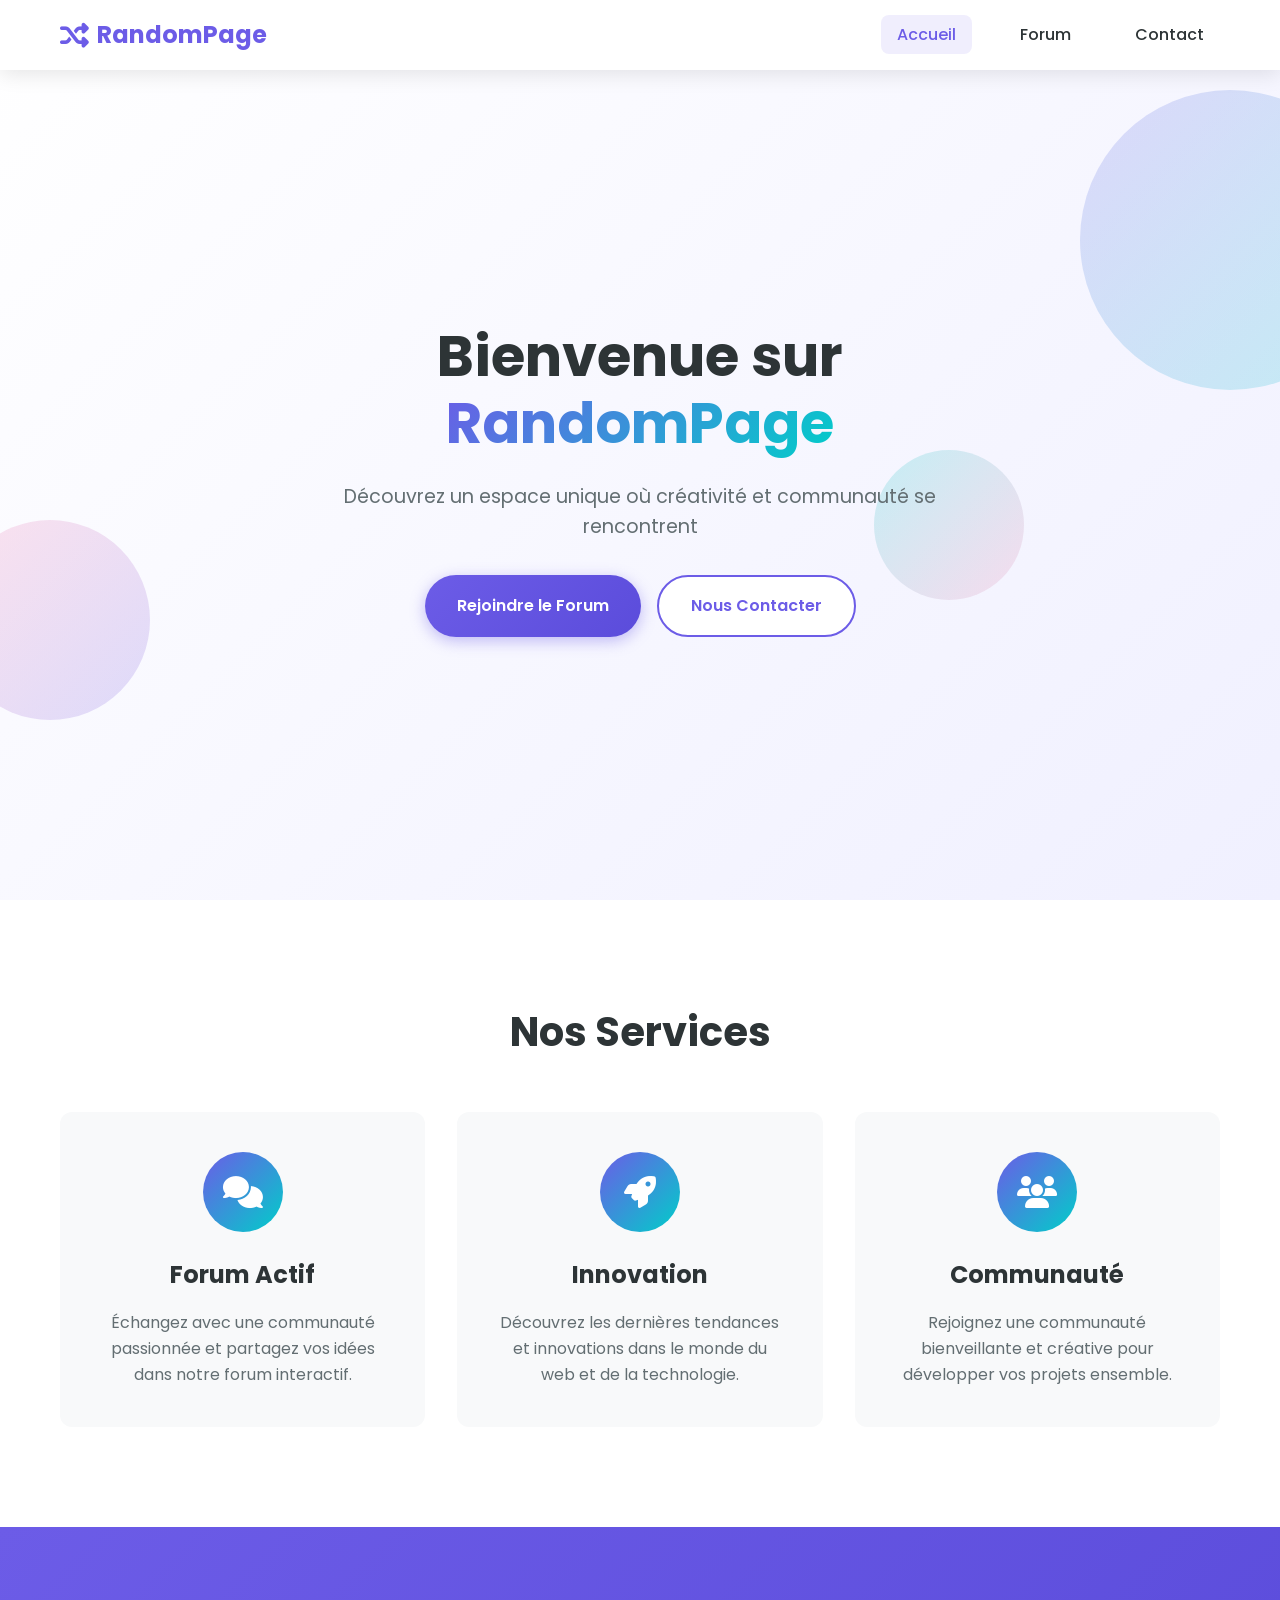
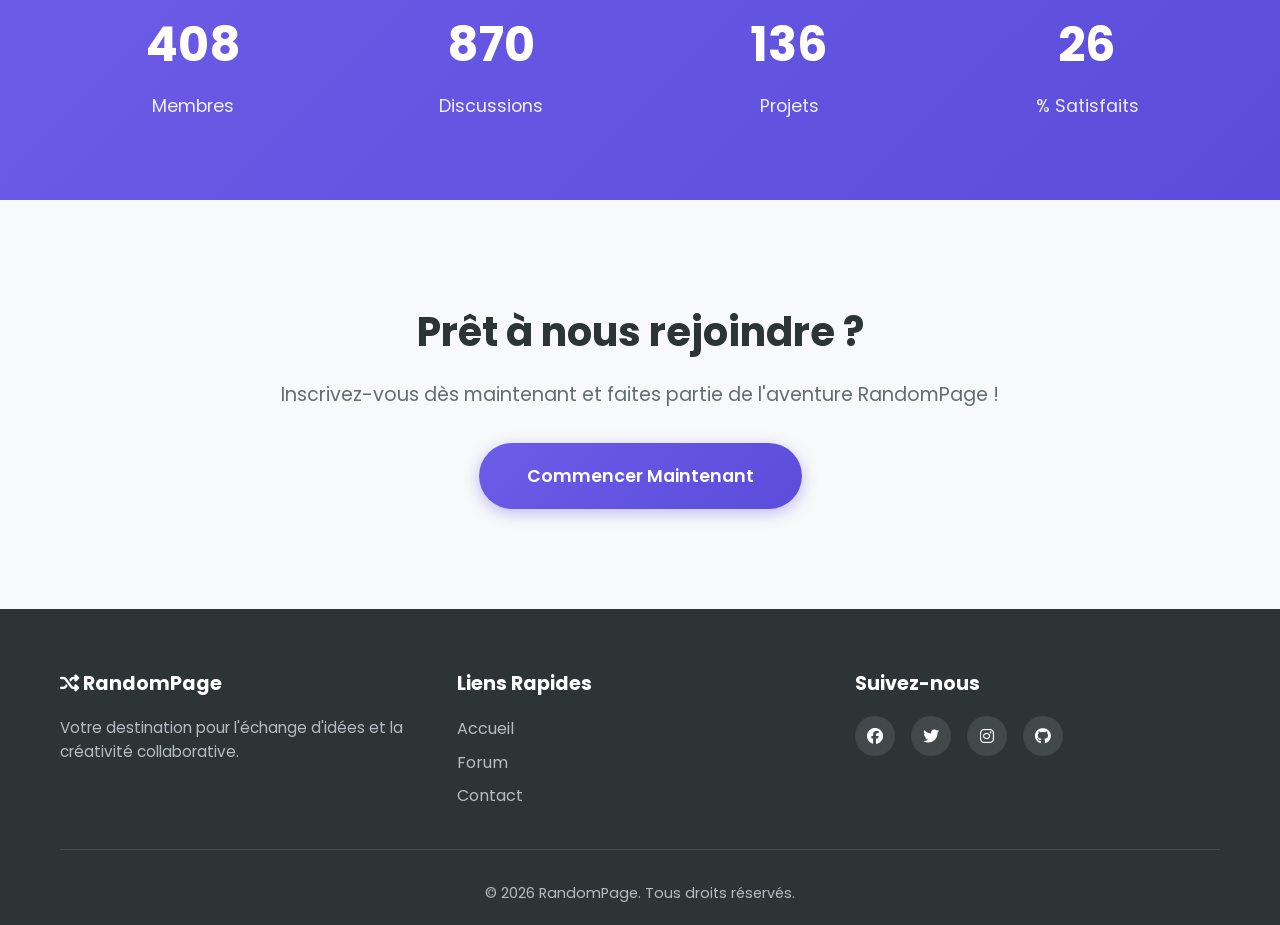
<file: index.html>
<!DOCTYPE html>
<html lang="fr">
<head>
    <meta charset="UTF-8">
    <meta name="viewport" content="width=device-width, initial-scale=1.0">
    <title>RandomPage - Accueil</title>
    <link rel="stylesheet" href="css/style.css">
    <link href="https://fonts.googleapis.com/css2?family=Poppins:wght@300;400;500;600;700&display=swap" rel="stylesheet">
    <link rel="stylesheet" href="https://cdnjs.cloudflare.com/ajax/libs/font-awesome/6.4.0/css/all.min.css">
</head>
<body>
    <!-- Navigation -->
    <nav class="navbar">
        <div class="nav-container">
            <a href="index.html" class="logo">
                <i class="fas fa-random"></i> RandomPage
            </a>
            <button class="nav-toggle" aria-label="toggle navigation">
                <i class="fas fa-bars"></i>
            </button>
            <ul class="nav-menu">
                <li><a href="index.html" class="nav-link active">Accueil</a></li>
                <li><a href="forum.html" class="nav-link">Forum</a></li>
                <li><a href="contact.html" class="nav-link">Contact</a></li>
            </ul>
        </div>
    </nav>

    <!-- Hero Section -->
    <header class="hero">
        <div class="hero-content">
            <h1 class="hero-title">Bienvenue sur <span class="highlight">RandomPage</span></h1>
            <p class="hero-subtitle">Découvrez un espace unique où créativité et communauté se rencontrent</p>
            <div class="hero-buttons">
                <a href="forum.html" class="btn btn-primary">Rejoindre le Forum</a>
                <a href="contact.html" class="btn btn-secondary">Nous Contacter</a>
            </div>
        </div>
        <div class="hero-image">
            <div class="floating-shapes">
                <div class="shape shape-1"></div>
                <div class="shape shape-2"></div>
                <div class="shape shape-3"></div>
            </div>
        </div>
    </header>

    <!-- Features Section -->
    <section class="features" id="features">
        <div class="container">
            <h2 class="section-title">Nos Services</h2>
            <div class="features-grid">
                <div class="feature-card">
                    <div class="feature-icon">
                        <i class="fas fa-comments"></i>
                    </div>
                    <h3>Forum Actif</h3>
                    <p>Échangez avec une communauté passionnée et partagez vos idées dans notre forum interactif.</p>
                </div>
                <div class="feature-card">
                    <div class="feature-icon">
                        <i class="fas fa-rocket"></i>
                    </div>
                    <h3>Innovation</h3>
                    <p>Découvrez les dernières tendances et innovations dans le monde du web et de la technologie.</p>
                </div>
                <div class="feature-card">
                    <div class="feature-icon">
                        <i class="fas fa-users"></i>
                    </div>
                    <h3>Communauté</h3>
                    <p>Rejoignez une communauté bienveillante et créative pour développer vos projets ensemble.</p>
                </div>
            </div>
        </div>
    </section>

    <!-- Stats Section -->
    <section class="stats">
        <div class="container">
            <div class="stats-grid">
                <div class="stat-item">
                    <span class="stat-number" data-target="1500">0</span>
                    <span class="stat-label">Membres</span>
                </div>
                <div class="stat-item">
                    <span class="stat-number" data-target="3200">0</span>
                    <span class="stat-label">Discussions</span>
                </div>
                <div class="stat-item">
                    <span class="stat-number" data-target="500">0</span>
                    <span class="stat-label">Projets</span>
                </div>
                <div class="stat-item">
                    <span class="stat-number" data-target="98">0</span>
                    <span class="stat-label">% Satisfaits</span>
                </div>
            </div>
        </div>
    </section>

    <!-- CTA Section -->
    <section class="cta">
        <div class="container">
            <h2>Prêt à nous rejoindre ?</h2>
            <p>Inscrivez-vous dès maintenant et faites partie de l'aventure RandomPage !</p>
            <a href="forum.html" class="btn btn-primary btn-large">Commencer Maintenant</a>
        </div>
    </section>

    <!-- Footer -->
    <footer class="footer">
        <div class="container">
            <div class="footer-grid">
                <div class="footer-section">
                    <h4><i class="fas fa-random"></i> RandomPage</h4>
                    <p>Votre destination pour l'échange d'idées et la créativité collaborative.</p>
                </div>
                <div class="footer-section">
                    <h4>Liens Rapides</h4>
                    <ul>
                        <li><a href="index.html">Accueil</a></li>
                        <li><a href="forum.html">Forum</a></li>
                        <li><a href="contact.html">Contact</a></li>
                    </ul>
                </div>
                <div class="footer-section">
                    <h4>Suivez-nous</h4>
                    <div class="social-links">
                        <a href="#"><i class="fab fa-facebook"></i></a>
                        <a href="#"><i class="fab fa-twitter"></i></a>
                        <a href="#"><i class="fab fa-instagram"></i></a>
                        <a href="#"><i class="fab fa-github"></i></a>
                    </div>
                </div>
            </div>
            <div class="footer-bottom">
                <p>&copy; 2026 RandomPage. Tous droits réservés.</p>
            </div>
        </div>
    </footer>

    <script src="js/main.js"></script>
</body>
</html>
</file>
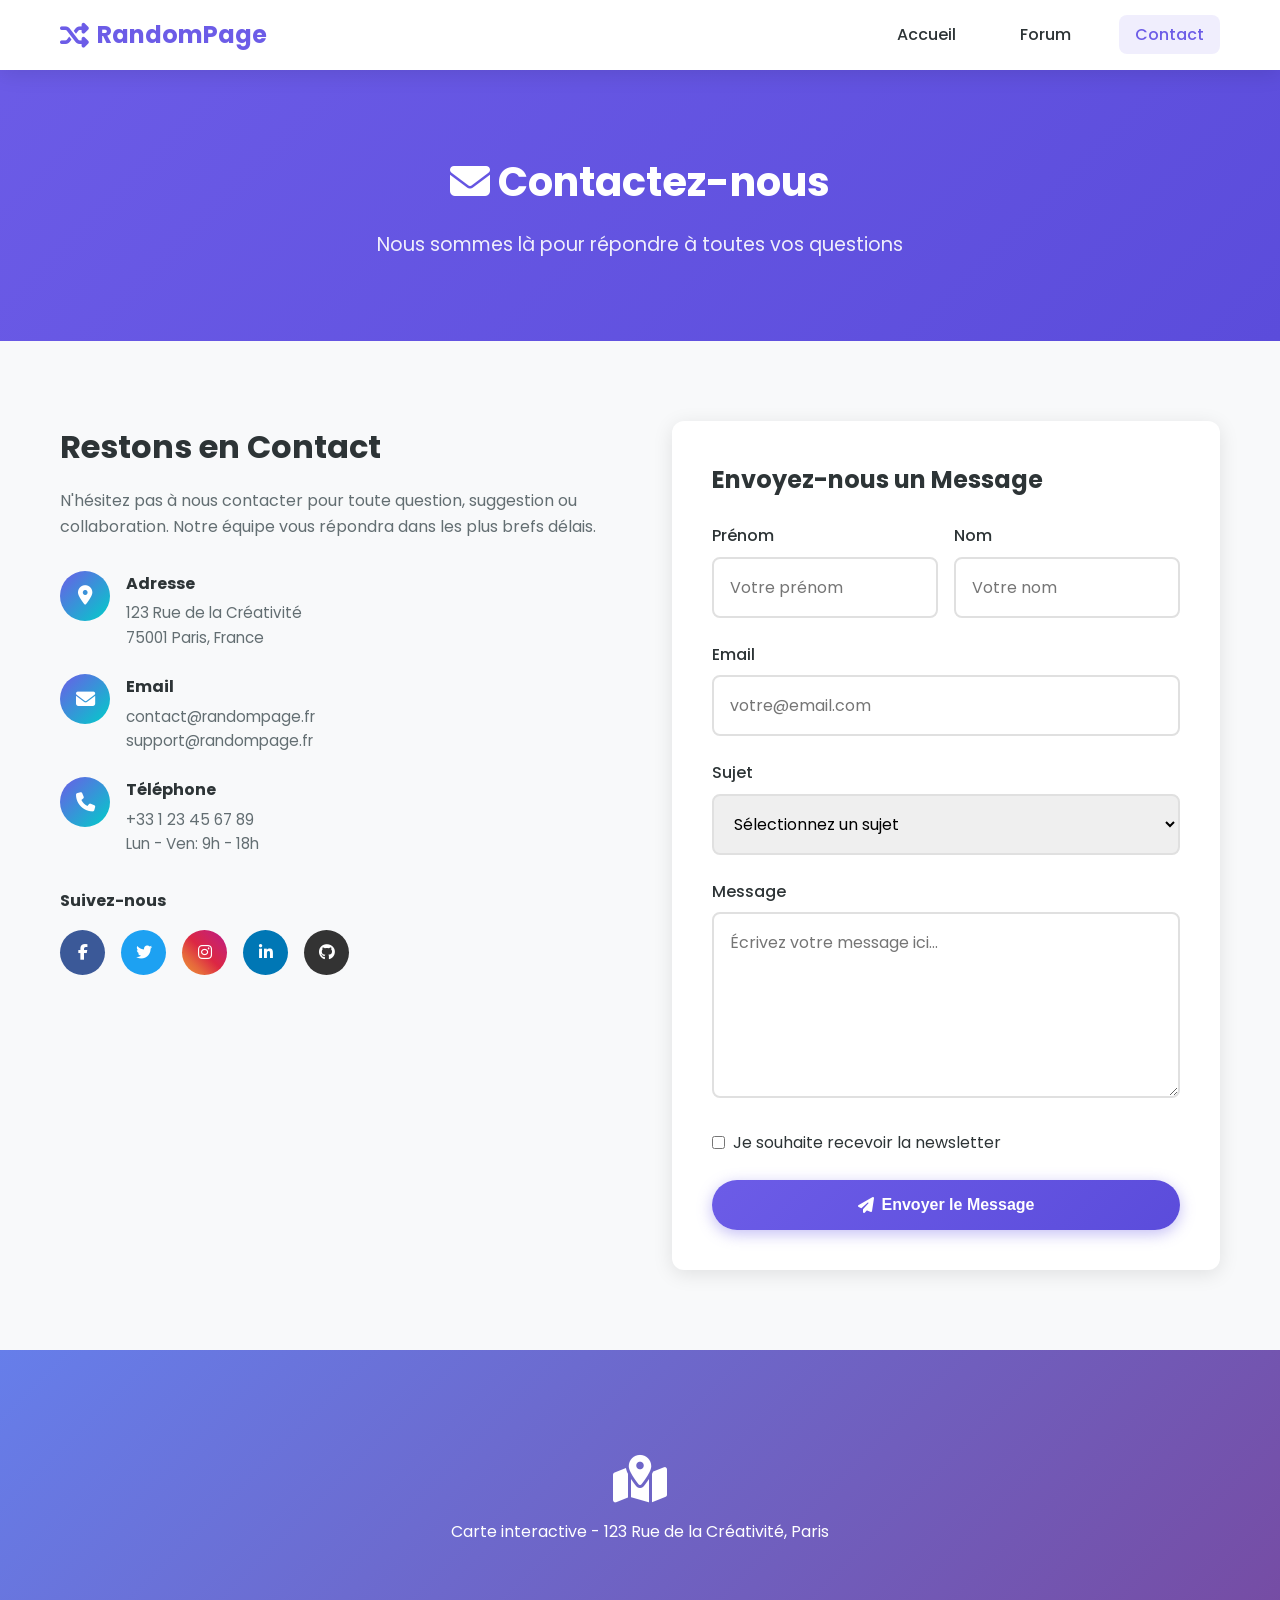
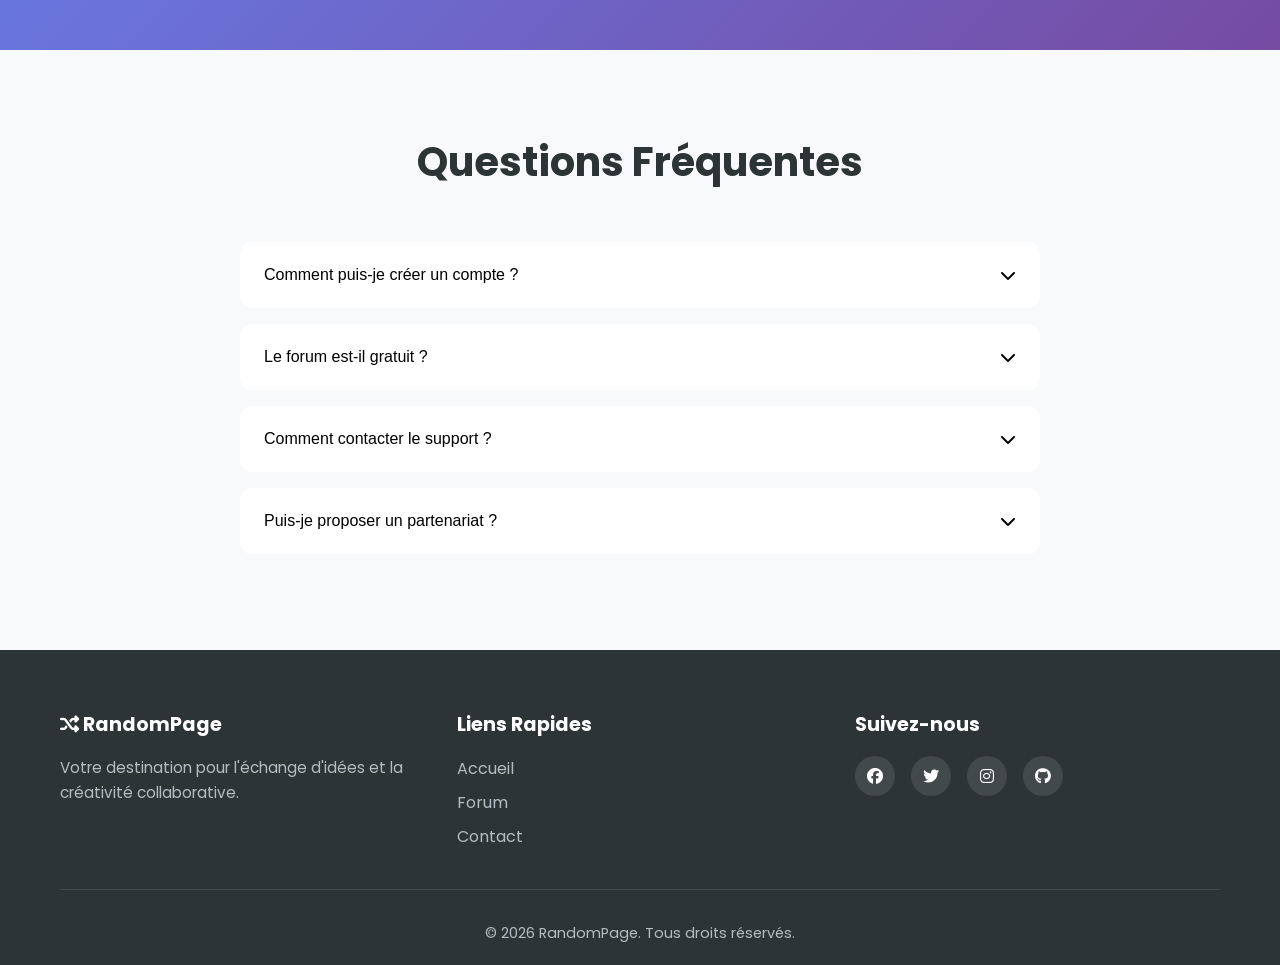
<file: contact.html>
<!DOCTYPE html>
<html lang="fr">
<head>
    <meta charset="UTF-8">
    <meta name="viewport" content="width=device-width, initial-scale=1.0">
    <title>RandomPage - Contact</title>
    <link rel="stylesheet" href="css/style.css">
    <link href="https://fonts.googleapis.com/css2?family=Poppins:wght@300;400;500;600;700&display=swap" rel="stylesheet">
    <link rel="stylesheet" href="https://cdnjs.cloudflare.com/ajax/libs/font-awesome/6.4.0/css/all.min.css">
</head>
<body>
    <!-- Navigation -->
    <nav class="navbar">
        <div class="nav-container">
            <a href="index.html" class="logo">
                <i class="fas fa-random"></i> RandomPage
            </a>
            <button class="nav-toggle" aria-label="toggle navigation">
                <i class="fas fa-bars"></i>
            </button>
            <ul class="nav-menu">
                <li><a href="index.html" class="nav-link">Accueil</a></li>
                <li><a href="forum.html" class="nav-link">Forum</a></li>
                <li><a href="contact.html" class="nav-link active">Contact</a></li>
            </ul>
        </div>
    </nav>

    <!-- Page Header -->
    <section class="page-header">
        <h1><i class="fas fa-envelope"></i> Contactez-nous</h1>
        <p>Nous sommes là pour répondre à toutes vos questions</p>
    </section>

    <!-- Contact Section -->
    <section class="contact-section">
        <div class="container">
            <div class="contact-grid">
                <!-- Contact Info -->
                <div class="contact-info">
                    <h2>Restons en Contact</h2>
                    <p>N'hésitez pas à nous contacter pour toute question, suggestion ou collaboration. Notre équipe vous répondra dans les plus brefs délais.</p>
                    
                    <div class="info-cards">
                        <div class="info-card">
                            <div class="info-icon">
                                <i class="fas fa-map-marker-alt"></i>
                            </div>
                            <div class="info-content">
                                <h4>Adresse</h4>
                                <p>123 Rue de la Créativité<br>75001 Paris, France</p>
                            </div>
                        </div>
                        
                        <div class="info-card">
                            <div class="info-icon">
                                <i class="fas fa-envelope"></i>
                            </div>
                            <div class="info-content">
                                <h4>Email</h4>
                                <p>contact@randompage.fr<br>support@randompage.fr</p>
                            </div>
                        </div>
                        
                        <div class="info-card">
                            <div class="info-icon">
                                <i class="fas fa-phone"></i>
                            </div>
                            <div class="info-content">
                                <h4>Téléphone</h4>
                                <p>+33 1 23 45 67 89<br>Lun - Ven: 9h - 18h</p>
                            </div>
                        </div>
                    </div>

                    <div class="social-section">
                        <h4>Suivez-nous</h4>
                        <div class="social-links-large">
                            <a href="#" class="social-btn facebook"><i class="fab fa-facebook-f"></i></a>
                            <a href="#" class="social-btn twitter"><i class="fab fa-twitter"></i></a>
                            <a href="#" class="social-btn instagram"><i class="fab fa-instagram"></i></a>
                            <a href="#" class="social-btn linkedin"><i class="fab fa-linkedin-in"></i></a>
                            <a href="#" class="social-btn github"><i class="fab fa-github"></i></a>
                        </div>
                    </div>
                </div>

                <!-- Contact Form -->
                <div class="contact-form-wrapper">
                    <form class="contact-form" id="contactForm">
                        <h2>Envoyez-nous un Message</h2>
                        
                        <div class="form-row">
                            <div class="form-group">
                                <label for="firstName">Prénom</label>
                                <input type="text" id="firstName" name="firstName" required placeholder="Votre prénom">
                            </div>
                            <div class="form-group">
                                <label for="lastName">Nom</label>
                                <input type="text" id="lastName" name="lastName" required placeholder="Votre nom">
                            </div>
                        </div>
                        
                        <div class="form-group">
                            <label for="email">Email</label>
                            <input type="email" id="email" name="email" required placeholder="votre@email.com">
                        </div>
                        
                        <div class="form-group">
                            <label for="subject">Sujet</label>
                            <select id="subject" name="subject" required>
                                <option value="">Sélectionnez un sujet</option>
                                <option value="general">Question générale</option>
                                <option value="support">Support technique</option>
                                <option value="partnership">Partenariat</option>
                                <option value="feedback">Feedback</option>
                                <option value="other">Autre</option>
                            </select>
                        </div>
                        
                        <div class="form-group">
                            <label for="message">Message</label>
                            <textarea id="message" name="message" rows="6" required placeholder="Écrivez votre message ici..."></textarea>
                        </div>
                        
                        <div class="form-group checkbox-group">
                            <input type="checkbox" id="newsletter" name="newsletter">
                            <label for="newsletter">Je souhaite recevoir la newsletter</label>
                        </div>
                        
                        <button type="submit" class="btn btn-primary btn-full">
                            <i class="fas fa-paper-plane"></i> Envoyer le Message
                        </button>
                    </form>
                </div>
            </div>
        </div>
    </section>

    <!-- Map Section -->
    <section class="map-section">
        <div class="map-placeholder">
            <div class="map-overlay">
                <i class="fas fa-map-marked-alt"></i>
                <p>Carte interactive - 123 Rue de la Créativité, Paris</p>
            </div>
        </div>
    </section>

    <!-- FAQ Section -->
    <section class="faq-section">
        <div class="container">
            <h2 class="section-title">Questions Fréquentes</h2>
            <div class="faq-grid">
                <div class="faq-item">
                    <button class="faq-question">
                        <span>Comment puis-je créer un compte ?</span>
                        <i class="fas fa-chevron-down"></i>
                    </button>
                    <div class="faq-answer">
                        <p>Pour créer un compte, cliquez sur le bouton "Rejoindre le Forum" sur notre page d'accueil. Remplissez le formulaire d'inscription avec vos informations et validez votre email.</p>
                    </div>
                </div>
                
                <div class="faq-item">
                    <button class="faq-question">
                        <span>Le forum est-il gratuit ?</span>
                        <i class="fas fa-chevron-down"></i>
                    </button>
                    <div class="faq-answer">
                        <p>Oui, l'accès au forum est entièrement gratuit ! Vous pouvez participer aux discussions, poser des questions et partager vos connaissances sans aucun frais.</p>
                    </div>
                </div>
                
                <div class="faq-item">
                    <button class="faq-question">
                        <span>Comment contacter le support ?</span>
                        <i class="fas fa-chevron-down"></i>
                    </button>
                    <div class="faq-answer">
                        <p>Vous pouvez nous contacter via le formulaire ci-dessus, par email à support@randompage.fr, ou par téléphone au +33 1 23 45 67 89 du lundi au vendredi.</p>
                    </div>
                </div>
                
                <div class="faq-item">
                    <button class="faq-question">
                        <span>Puis-je proposer un partenariat ?</span>
                        <i class="fas fa-chevron-down"></i>
                    </button>
                    <div class="faq-answer">
                        <p>Absolument ! Nous sommes ouverts aux collaborations. Sélectionnez "Partenariat" dans le formulaire de contact et décrivez votre projet. Nous reviendrons vers vous rapidement.</p>
                    </div>
                </div>
            </div>
        </div>
    </section>

    <!-- Footer -->
    <footer class="footer">
        <div class="container">
            <div class="footer-grid">
                <div class="footer-section">
                    <h4><i class="fas fa-random"></i> RandomPage</h4>
                    <p>Votre destination pour l'échange d'idées et la créativité collaborative.</p>
                </div>
                <div class="footer-section">
                    <h4>Liens Rapides</h4>
                    <ul>
                        <li><a href="index.html">Accueil</a></li>
                        <li><a href="forum.html">Forum</a></li>
                        <li><a href="contact.html">Contact</a></li>
                    </ul>
                </div>
                <div class="footer-section">
                    <h4>Suivez-nous</h4>
                    <div class="social-links">
                        <a href="#"><i class="fab fa-facebook"></i></a>
                        <a href="#"><i class="fab fa-twitter"></i></a>
                        <a href="#"><i class="fab fa-instagram"></i></a>
                        <a href="#"><i class="fab fa-github"></i></a>
                    </div>
                </div>
            </div>
            <div class="footer-bottom">
                <p>&copy; 2026 RandomPage. Tous droits réservés.</p>
            </div>
        </div>
    </footer>

    <script src="js/main.js"></script>
</body>
</html>
</file>
<file: css/style.css>
/* ================================
   CSS Variables & Reset
================================ */
:root {
    --primary-color: #6c5ce7;
    --primary-dark: #5b4cdb;
    --secondary-color: #00cec9;
    --accent-color: #fd79a8;
    --dark-color: #2d3436;
    --light-color: #f8f9fa;
    --gray-color: #636e72;
    --white: #ffffff;
    --shadow: 0 4px 20px rgba(0, 0, 0, 0.1);
    --shadow-hover: 0 8px 30px rgba(0, 0, 0, 0.15);
    --transition: all 0.3s ease;
    --border-radius: 12px;
}

* {
    margin: 0;
    padding: 0;
    box-sizing: border-box;
}

html {
    scroll-behavior: smooth;
}

body {
    font-family: 'Poppins', sans-serif;
    background-color: var(--light-color);
    color: var(--dark-color);
    line-height: 1.6;
}

a {
    text-decoration: none;
    color: inherit;
}

ul {
    list-style: none;
}

img {
    max-width: 100%;
}

.container {
    max-width: 1200px;
    margin: 0 auto;
    padding: 0 20px;
}

/* ================================
   Navigation
================================ */
.navbar {
    position: fixed;
    top: 0;
    left: 0;
    right: 0;
    background: var(--white);
    box-shadow: var(--shadow);
    z-index: 1000;
    padding: 1rem 0;
}

.nav-container {
    max-width: 1200px;
    margin: 0 auto;
    padding: 0 20px;
    display: flex;
    justify-content: space-between;
    align-items: center;
}

.logo {
    font-size: 1.5rem;
    font-weight: 700;
    color: var(--primary-color);
    display: flex;
    align-items: center;
    gap: 0.5rem;
}

.logo i {
    font-size: 1.8rem;
}

.nav-menu {
    display: flex;
    gap: 2rem;
}

.nav-link {
    font-weight: 500;
    padding: 0.5rem 1rem;
    border-radius: 8px;
    transition: var(--transition);
    position: relative;
}

.nav-link:hover,
.nav-link.active {
    color: var(--primary-color);
    background: rgba(108, 92, 231, 0.1);
}

.nav-toggle {
    display: none;
    background: none;
    border: none;
    font-size: 1.5rem;
    color: var(--dark-color);
    cursor: pointer;
}

/* ================================
   Hero Section
================================ */
.hero {
    min-height: 100vh;
    display: flex;
    align-items: center;
    justify-content: center;
    padding: 120px 20px 60px;
    background: linear-gradient(135deg, var(--white) 0%, #f0f0ff 100%);
    position: relative;
    overflow: hidden;
}

.hero-content {
    max-width: 600px;
    text-align: center;
    z-index: 2;
}

.hero-title {
    font-size: 3.5rem;
    font-weight: 700;
    margin-bottom: 1.5rem;
    line-height: 1.2;
}

.highlight {
    background: linear-gradient(135deg, var(--primary-color), var(--secondary-color));
    -webkit-background-clip: text;
    -webkit-text-fill-color: transparent;
    background-clip: text;
}

.hero-subtitle {
    font-size: 1.2rem;
    color: var(--gray-color);
    margin-bottom: 2rem;
}

.hero-buttons {
    display: flex;
    gap: 1rem;
    justify-content: center;
    flex-wrap: wrap;
}

/* Floating Shapes */
.floating-shapes {
    position: absolute;
    width: 100%;
    height: 100%;
    top: 0;
    left: 0;
    pointer-events: none;
}

.shape {
    position: absolute;
    border-radius: 50%;
    animation: float 6s ease-in-out infinite;
}

.shape-1 {
    width: 300px;
    height: 300px;
    background: linear-gradient(135deg, rgba(108, 92, 231, 0.2), rgba(0, 206, 201, 0.2));
    top: 10%;
    right: -100px;
    animation-delay: 0s;
}

.shape-2 {
    width: 200px;
    height: 200px;
    background: linear-gradient(135deg, rgba(253, 121, 168, 0.2), rgba(108, 92, 231, 0.2));
    bottom: 20%;
    left: -50px;
    animation-delay: 2s;
}

.shape-3 {
    width: 150px;
    height: 150px;
    background: linear-gradient(135deg, rgba(0, 206, 201, 0.2), rgba(253, 121, 168, 0.2));
    top: 50%;
    right: 20%;
    animation-delay: 4s;
}

@keyframes float {
    0%, 100% { transform: translateY(0) rotate(0deg); }
    50% { transform: translateY(-20px) rotate(10deg); }
}

/* ================================
   Buttons
================================ */
.btn {
    display: inline-flex;
    align-items: center;
    gap: 0.5rem;
    padding: 1rem 2rem;
    border-radius: 50px;
    font-weight: 600;
    font-size: 1rem;
    cursor: pointer;
    transition: var(--transition);
    border: none;
    text-align: center;
}

.btn-primary {
    background: linear-gradient(135deg, var(--primary-color), var(--primary-dark));
    color: var(--white);
    box-shadow: 0 4px 15px rgba(108, 92, 231, 0.4);
}

.btn-primary:hover {
    transform: translateY(-3px);
    box-shadow: 0 6px 20px rgba(108, 92, 231, 0.5);
}

.btn-secondary {
    background: var(--white);
    color: var(--primary-color);
    border: 2px solid var(--primary-color);
}

.btn-secondary:hover {
    background: var(--primary-color);
    color: var(--white);
}

.btn-large {
    padding: 1.2rem 3rem;
    font-size: 1.1rem;
}

.btn-full {
    width: 100%;
    justify-content: center;
}

/* ================================
   Features Section
================================ */
.features {
    padding: 100px 0;
    background: var(--white);
}

.section-title {
    text-align: center;
    font-size: 2.5rem;
    margin-bottom: 3rem;
    color: var(--dark-color);
}

.features-grid {
    display: grid;
    grid-template-columns: repeat(auto-fit, minmax(300px, 1fr));
    gap: 2rem;
}

.feature-card {
    background: var(--light-color);
    padding: 2.5rem;
    border-radius: var(--border-radius);
    text-align: center;
    transition: var(--transition);
}

.feature-card:hover {
    transform: translateY(-10px);
    box-shadow: var(--shadow-hover);
}

.feature-icon {
    width: 80px;
    height: 80px;
    background: linear-gradient(135deg, var(--primary-color), var(--secondary-color));
    border-radius: 50%;
    display: flex;
    align-items: center;
    justify-content: center;
    margin: 0 auto 1.5rem;
}

.feature-icon i {
    font-size: 2rem;
    color: var(--white);
}

.feature-card h3 {
    font-size: 1.5rem;
    margin-bottom: 1rem;
    color: var(--dark-color);
}

.feature-card p {
    color: var(--gray-color);
}

/* ================================
   Stats Section
================================ */
.stats {
    padding: 80px 0;
    background: linear-gradient(135deg, var(--primary-color), var(--primary-dark));
}

.stats-grid {
    display: grid;
    grid-template-columns: repeat(auto-fit, minmax(200px, 1fr));
    gap: 2rem;
    text-align: center;
}

.stat-item {
    color: var(--white);
}

.stat-number {
    font-size: 3rem;
    font-weight: 700;
    display: block;
    margin-bottom: 0.5rem;
}

.stat-label {
    font-size: 1.1rem;
    opacity: 0.9;
}

/* ================================
   CTA Section
================================ */
.cta {
    padding: 100px 0;
    background: var(--light-color);
    text-align: center;
}

.cta h2 {
    font-size: 2.5rem;
    margin-bottom: 1rem;
}

.cta p {
    color: var(--gray-color);
    font-size: 1.2rem;
    margin-bottom: 2rem;
}

/* ================================
   Page Header
================================ */
.page-header {
    padding: 150px 20px 80px;
    text-align: center;
    background: linear-gradient(135deg, var(--primary-color), var(--primary-dark));
    color: var(--white);
}

.page-header h1 {
    font-size: 2.5rem;
    margin-bottom: 1rem;
}

.page-header p {
    font-size: 1.2rem;
    opacity: 0.9;
}

/* ================================
   Forum Section
================================ */
.forum-section {
    padding: 60px 0;
}

.forum-actions {
    display: flex;
    justify-content: space-between;
    align-items: center;
    margin-bottom: 2rem;
    flex-wrap: wrap;
    gap: 1rem;
}

.search-box {
    display: flex;
    flex: 1;
    max-width: 400px;
}

.search-box input {
    flex: 1;
    padding: 1rem 1.5rem;
    border: 2px solid #e0e0e0;
    border-right: none;
    border-radius: 50px 0 0 50px;
    font-size: 1rem;
    outline: none;
    transition: var(--transition);
}

.search-box input:focus {
    border-color: var(--primary-color);
}

.search-box button {
    padding: 1rem 1.5rem;
    background: var(--primary-color);
    color: var(--white);
    border: none;
    border-radius: 0 50px 50px 0;
    cursor: pointer;
    transition: var(--transition);
}

.search-box button:hover {
    background: var(--primary-dark);
}

.forum-categories {
    display: flex;
    gap: 0.5rem;
    margin-bottom: 2rem;
    flex-wrap: wrap;
}

.category-btn {
    padding: 0.5rem 1.5rem;
    border: 2px solid #e0e0e0;
    background: var(--white);
    border-radius: 50px;
    font-weight: 500;
    cursor: pointer;
    transition: var(--transition);
}

.category-btn:hover,
.category-btn.active {
    background: var(--primary-color);
    color: var(--white);
    border-color: var(--primary-color);
}

.forum-topics {
    display: flex;
    flex-direction: column;
    gap: 1rem;
}

.topic-card {
    display: flex;
    align-items: center;
    gap: 1.5rem;
    background: var(--white);
    padding: 1.5rem;
    border-radius: var(--border-radius);
    box-shadow: var(--shadow);
    transition: var(--transition);
}

.topic-card:hover {
    transform: translateX(5px);
    box-shadow: var(--shadow-hover);
}

.topic-avatar img {
    width: 50px;
    height: 50px;
    border-radius: 50%;
    object-fit: cover;
}

.topic-content {
    flex: 1;
}

.topic-title {
    font-size: 1.1rem;
    margin-bottom: 0.5rem;
    color: var(--dark-color);
}

.topic-preview {
    color: var(--gray-color);
    font-size: 0.9rem;
    margin-bottom: 0.5rem;
}

.topic-meta {
    display: flex;
    gap: 1rem;
    flex-wrap: wrap;
    font-size: 0.85rem;
    color: var(--gray-color);
}

.topic-meta span {
    display: flex;
    align-items: center;
    gap: 0.3rem;
}

.topic-tag {
    padding: 0.2rem 0.8rem;
    border-radius: 20px;
    font-size: 0.75rem;
    font-weight: 600;
}

.tag-general { background: #dfe6e9; color: #2d3436; }
.tag-tech { background: #a29bfe; color: #fff; }
.tag-design { background: #fd79a8; color: #fff; }
.tag-help { background: #00cec9; color: #fff; }

.topic-stats {
    display: flex;
    flex-direction: column;
    gap: 0.5rem;
    text-align: right;
    color: var(--gray-color);
    font-size: 0.9rem;
}

.topic-stats span {
    display: flex;
    align-items: center;
    gap: 0.3rem;
    justify-content: flex-end;
}

/* Pagination */
.pagination {
    display: flex;
    justify-content: center;
    gap: 0.5rem;
    margin-top: 2rem;
}

.page-btn {
    width: 40px;
    height: 40px;
    display: flex;
    align-items: center;
    justify-content: center;
    border: 2px solid #e0e0e0;
    background: var(--white);
    border-radius: 8px;
    cursor: pointer;
    transition: var(--transition);
}

.page-btn:hover,
.page-btn.active {
    background: var(--primary-color);
    color: var(--white);
    border-color: var(--primary-color);
}

/* ================================
   Modal
================================ */
.modal {
    position: fixed;
    top: 0;
    left: 0;
    right: 0;
    bottom: 0;
    background: rgba(0, 0, 0, 0.5);
    display: flex;
    align-items: center;
    justify-content: center;
    z-index: 2000;
    opacity: 0;
    visibility: hidden;
    transition: var(--transition);
}

.modal.active {
    opacity: 1;
    visibility: visible;
}

.modal-content {
    background: var(--white);
    padding: 2rem;
    border-radius: var(--border-radius);
    width: 90%;
    max-width: 500px;
    transform: translateY(-20px);
    transition: var(--transition);
}

.modal.active .modal-content {
    transform: translateY(0);
}

.modal-header {
    display: flex;
    justify-content: space-between;
    align-items: center;
    margin-bottom: 1.5rem;
}

.modal-header h2 {
    font-size: 1.5rem;
}

.close-modal {
    background: none;
    border: none;
    font-size: 2rem;
    cursor: pointer;
    color: var(--gray-color);
    line-height: 1;
}

.close-modal:hover {
    color: var(--dark-color);
}

/* ================================
   Contact Section
================================ */
.contact-section {
    padding: 80px 0;
}

.contact-grid {
    display: grid;
    grid-template-columns: 1fr 1fr;
    gap: 4rem;
}

.contact-info h2 {
    font-size: 2rem;
    margin-bottom: 1rem;
}

.contact-info > p {
    color: var(--gray-color);
    margin-bottom: 2rem;
}

.info-cards {
    display: flex;
    flex-direction: column;
    gap: 1.5rem;
}

.info-card {
    display: flex;
    align-items: flex-start;
    gap: 1rem;
}

.info-icon {
    width: 50px;
    height: 50px;
    background: linear-gradient(135deg, var(--primary-color), var(--secondary-color));
    border-radius: 50%;
    display: flex;
    align-items: center;
    justify-content: center;
    flex-shrink: 0;
}

.info-icon i {
    color: var(--white);
    font-size: 1.2rem;
}

.info-content h4 {
    margin-bottom: 0.3rem;
}

.info-content p {
    color: var(--gray-color);
    font-size: 0.95rem;
}

.social-section {
    margin-top: 2rem;
}

.social-section h4 {
    margin-bottom: 1rem;
}

.social-links-large {
    display: flex;
    gap: 1rem;
}

.social-btn {
    width: 45px;
    height: 45px;
    border-radius: 50%;
    display: flex;
    align-items: center;
    justify-content: center;
    color: var(--white);
    transition: var(--transition);
}

.social-btn:hover {
    transform: translateY(-3px);
}

.social-btn.facebook { background: #3b5998; }
.social-btn.twitter { background: #1da1f2; }
.social-btn.instagram { background: linear-gradient(45deg, #f09433, #e6683c, #dc2743, #cc2366, #bc1888); }
.social-btn.linkedin { background: #0077b5; }
.social-btn.github { background: #333; }

/* Contact Form */
.contact-form-wrapper {
    background: var(--white);
    padding: 2.5rem;
    border-radius: var(--border-radius);
    box-shadow: var(--shadow);
}

.contact-form h2 {
    font-size: 1.5rem;
    margin-bottom: 1.5rem;
}

.form-row {
    display: grid;
    grid-template-columns: 1fr 1fr;
    gap: 1rem;
}

.form-group {
    margin-bottom: 1.5rem;
}

.form-group label {
    display: block;
    margin-bottom: 0.5rem;
    font-weight: 500;
}

.form-group input,
.form-group select,
.form-group textarea {
    width: 100%;
    padding: 1rem;
    border: 2px solid #e0e0e0;
    border-radius: 8px;
    font-family: inherit;
    font-size: 1rem;
    transition: var(--transition);
}

.form-group input:focus,
.form-group select:focus,
.form-group textarea:focus {
    outline: none;
    border-color: var(--primary-color);
}

.form-group textarea {
    resize: vertical;
}

.checkbox-group {
    display: flex;
    align-items: center;
    gap: 0.5rem;
}

.checkbox-group input {
    width: auto;
}

.checkbox-group label {
    margin: 0;
    font-weight: 400;
}

/* Map Section */
.map-section {
    padding: 0;
}

.map-placeholder {
    height: 300px;
    background: linear-gradient(135deg, #667eea 0%, #764ba2 100%);
    position: relative;
}

.map-overlay {
    position: absolute;
    top: 50%;
    left: 50%;
    transform: translate(-50%, -50%);
    text-align: center;
    color: var(--white);
}

.map-overlay i {
    font-size: 3rem;
    margin-bottom: 1rem;
}

/* FAQ Section */
.faq-section {
    padding: 80px 0;
    background: var(--light-color);
}

.faq-grid {
    max-width: 800px;
    margin: 0 auto;
}

.faq-item {
    background: var(--white);
    border-radius: var(--border-radius);
    margin-bottom: 1rem;
    overflow: hidden;
}

.faq-question {
    width: 100%;
    padding: 1.5rem;
    display: flex;
    justify-content: space-between;
    align-items: center;
    background: none;
    border: none;
    font-size: 1rem;
    font-weight: 500;
    cursor: pointer;
    text-align: left;
    transition: var(--transition);
}

.faq-question:hover {
    color: var(--primary-color);
}

.faq-question i {
    transition: var(--transition);
}

.faq-item.active .faq-question i {
    transform: rotate(180deg);
}

.faq-answer {
    max-height: 0;
    overflow: hidden;
    transition: max-height 0.3s ease;
}

.faq-item.active .faq-answer {
    max-height: 200px;
}

.faq-answer p {
    padding: 0 1.5rem 1.5rem;
    color: var(--gray-color);
}

/* ================================
   Footer
================================ */
.footer {
    background: var(--dark-color);
    color: var(--white);
    padding: 60px 0 20px;
}

.footer-grid {
    display: grid;
    grid-template-columns: repeat(auto-fit, minmax(200px, 1fr));
    gap: 2rem;
    margin-bottom: 2rem;
}

.footer-section h4 {
    font-size: 1.2rem;
    margin-bottom: 1rem;
}

.footer-section p {
    color: #b2bec3;
    font-size: 0.95rem;
}

.footer-section ul li {
    margin-bottom: 0.5rem;
}

.footer-section ul li a {
    color: #b2bec3;
    transition: var(--transition);
}

.footer-section ul li a:hover {
    color: var(--primary-color);
}

.social-links {
    display: flex;
    gap: 1rem;
}

.social-links a {
    width: 40px;
    height: 40px;
    background: rgba(255, 255, 255, 0.1);
    border-radius: 50%;
    display: flex;
    align-items: center;
    justify-content: center;
    transition: var(--transition);
}

.social-links a:hover {
    background: var(--primary-color);
    transform: translateY(-3px);
}

.footer-bottom {
    text-align: center;
    padding-top: 2rem;
    border-top: 1px solid rgba(255, 255, 255, 0.1);
}

.footer-bottom p {
    color: #b2bec3;
    font-size: 0.9rem;
}

/* ================================
   Responsive Design
================================ */
@media (max-width: 768px) {
    .nav-menu {
        position: fixed;
        top: 70px;
        left: 0;
        right: 0;
        background: var(--white);
        flex-direction: column;
        padding: 2rem;
        gap: 1rem;
        box-shadow: var(--shadow);
        transform: translateX(-100%);
        transition: var(--transition);
    }

    .nav-menu.active {
        transform: translateX(0);
    }

    .nav-toggle {
        display: block;
    }

    .hero-title {
        font-size: 2.5rem;
    }

    .hero-buttons {
        flex-direction: column;
    }

    .contact-grid {
        grid-template-columns: 1fr;
        gap: 2rem;
    }

    .form-row {
        grid-template-columns: 1fr;
    }

    .topic-card {
        flex-direction: column;
        text-align: center;
    }

    .topic-stats {
        flex-direction: row;
        justify-content: center;
    }

    .forum-actions {
        flex-direction: column;
    }

    .search-box {
        max-width: 100%;
    }
}

@media (max-width: 480px) {
    .hero-title {
        font-size: 2rem;
    }

    .section-title {
        font-size: 1.8rem;
    }

    .stat-number {
        font-size: 2rem;
    }

    .contact-form-wrapper {
        padding: 1.5rem;
    }
}
</file>
